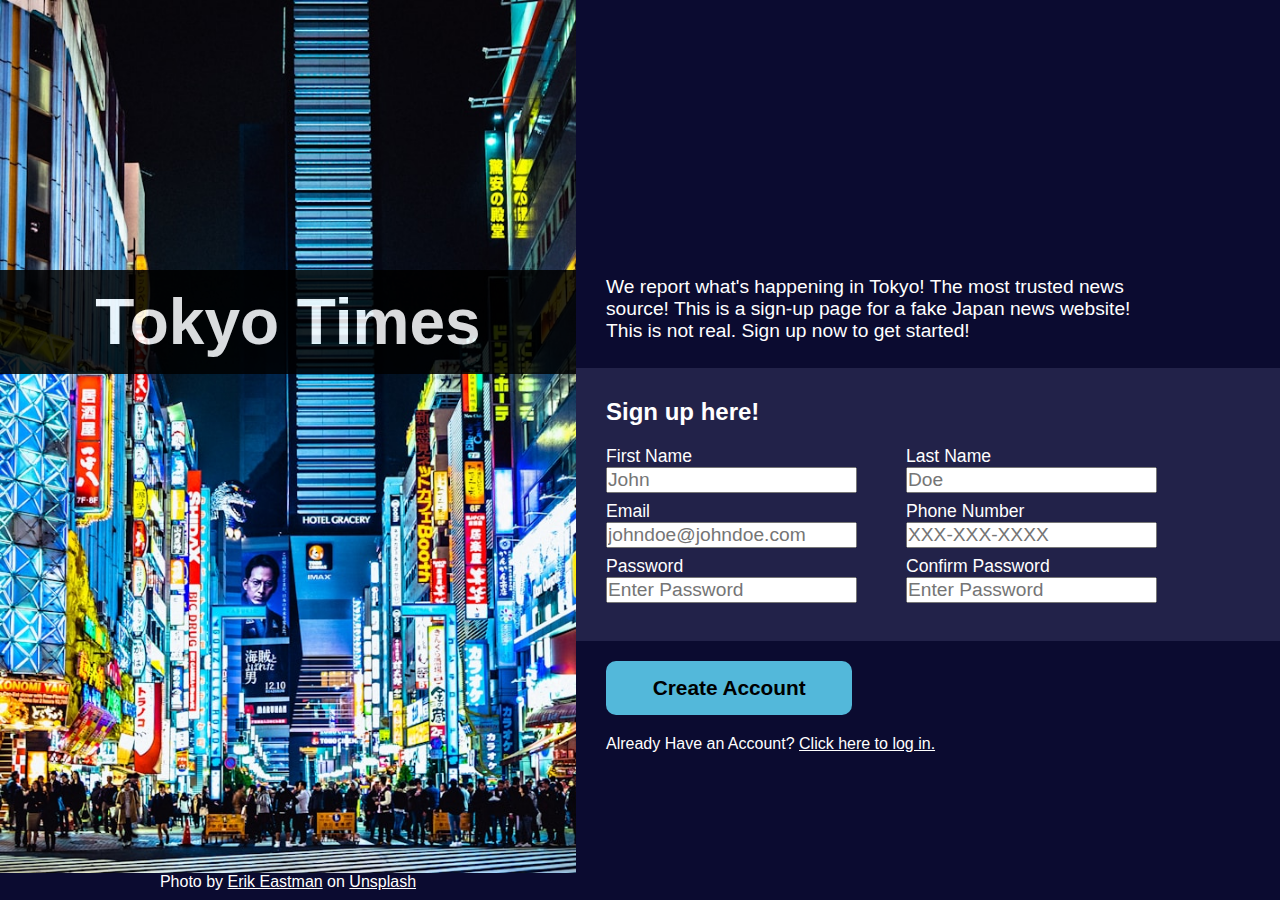
<file: index.html>
<!DOCTYPE html>
<html lang="en">
<head>
    <meta charset="UTF-8">
    <meta name="viewport" content="width=device-width, initial-scale=1.0">
    <title>Document</title>
    <link rel="stylesheet" href="style.css" />
</head>
<body>
    <div id="picture-container">
        <img src="./images/tokyo-night-lights.jpg" />
        <div>
            <h1>Tokyo Times</h1>
        </div>
        <p class="img-credit">Photo by <a href="https://unsplash.com/@erikeae" target="_blank">Erik Eastman</a> on <a href="https://unsplash.com/" target="_blank">Unsplash</a></p>
    </div>
    <div id="content-container">
        <div class="description">
            We report what's happening in Tokyo! The most trusted news source! This is a sign-up page for a fake Japan news website! This is not real. Sign up now to get started!
        </div>
        <form method="post" action="#">
                <fieldset class="dark-blue">
                    <div class="sign-up-info">
                        <h2>Sign up here!</h2>
                        <div>
                            <label for="first-name">First Name</label>
                            <input type="text" placeholder="John" required id="first-name"/>
                        </div>
                        <div>
                            <label for="last-name">Last Name</label>
                            <input type="text" placeholder="Doe" required id="last-name"/>
                        </div>
                        <div>
                            <label for="email">Email</label>
                            <input type="email" placeholder="johndoe@johndoe.com" required id="email"/>
                        </div>
                        <div>
                            <label for="phone">Phone Number</label>
                        <input type="tel" placeholder="XXX-XXX-XXXX" required id="phone"/>
                        </div>
                        <div>
                            <label for="password">Password</label>
                            <input type="password" placeholder="Enter Password" required id="password"/>
                        </div>
                        <div>
                            <label for="password-confirm"> Confirm Password</label>
                            <input type="password" placeholder="Enter Password" required id="password-confirm"/>
                        </div>
                    </div>
                </fieldset>
                <div>
                    <button type="submit">Create Account</button>
                    <p>Already Have an Account? <a href="#">Click here to log in.</a></p>
                </div>
        </form>
        
    </div>

</body>
</html>
</file>
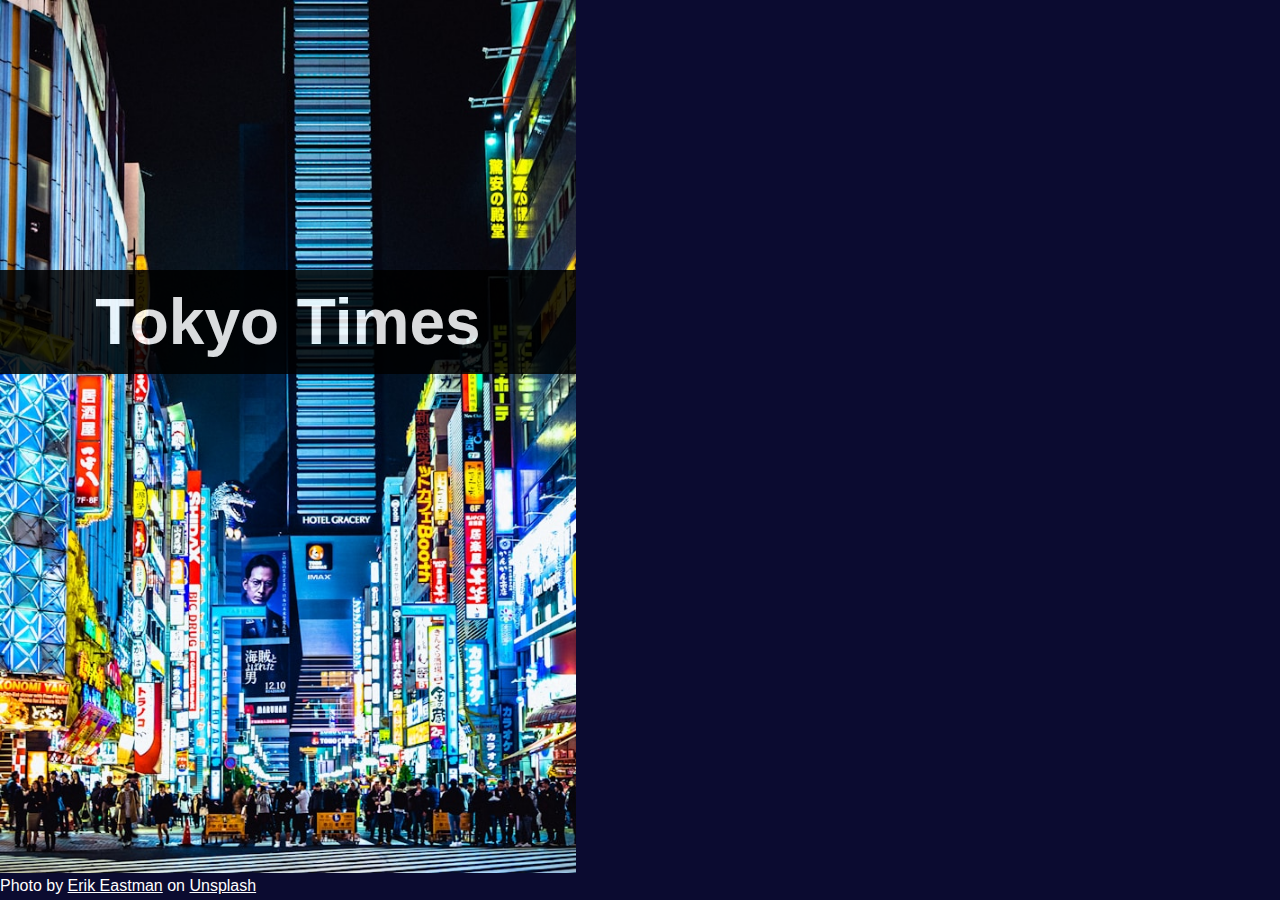
<file: sign-up.html>
<!DOCTYPE html>
<html lang="en">
<head>
    <meta charset="UTF-8">
    <meta name="viewport" content="width=device-width, initial-scale=1.0">
    <title>Document</title>
    <link rel="stylesheet" href="sign-up.css" />
</head>
<body>
    <div id="picture-container">
        <img src="./images/tokyo-night-lights.jpg" />
        <div>
            <h1>Tokyo Times</h1>
        </div>
        <p>Photo by <a href="https://unsplash.com/@erikeae" target="_blank">Erik Eastman</a> on <a href="https://unsplash.com/" target="_blank">Unsplash</a></p>
    </div>
    

</body>
</html>
</file>
<file: style.css>
:root {
    --main-color: rgb(11, 11, 48);
    --main-color-dark: rgb(5, 5, 20);
    --picture-width: clamp(350px, 45%, 600px);
    --main-color-light: rgb(34, 34, 73);
}

* {
    margin: 0;
    padding: 0;
}

body {
    background-color: var(--main-color);
    color: white;
    display: flex;
    font-family: "Noto Sans JP", "Helvetica Neue", Helvetica, Arial, sans-serif;
}

#picture-container {
    width: var(--picture-width);
    flex-shrink: 0;
    flex-grow: 0;
}

img {
    height: 97vh;
    width: 100%;
    position: relative;
}

#picture-container div {
    background-color: black;  
    position: absolute;
    top: 30vh;
    width: inherit;
    text-align: center;
    padding: 15px 0;
    font-size: 2rem;
    opacity: 0.85;
}

.img-credit {
    position: absolute;
    width: inherit;
    top: 97vh;
    text-align: center;
}

a {
    color: white;
}

a:hover {
    color: lightblue;
}

#content-container {
    display: flex;
    flex-direction: column;
    justify-content: center;
    flex-grow: 1;
}

.description {
    padding: 26px 30px;
    text-align: left;
    font-size: 1.2rem;
    width: 80%;
    margin-top: 125px;
}

.sign-up-info {
    display: flex;
    flex-wrap: wrap;
    padding: 30px;
    justify-content: flex-start;
    width: 600px;
}

.sign-up-info h2 {
    width: 100%;
    margin-bottom: 20px;
}

.sign-up-info div {
    flex: 1;
}

.sign-up-info input {
    font-size: 1.2rem;
    margin-bottom: 8px;
}

.sign-up-info label {
    font-size: 1.1rem;
    display: block;
}

.dark-blue {
    background-color: var(--main-color-light);
}

fieldset {
    border: none;
    margin-bottom: 20px;
}

button {
    font-size: 1.3rem;
    font-weight: bold;
    padding: 15px;
    border: none;
    border-radius: 10px;
    background-color: rgb(83, 184, 218);
    color: black;
    margin-left: 30px;
    margin-bottom: 20px;
    width: 35%;
    max-width: 300px;
}

button:hover {
    background-color: rgba(83, 184, 218, 0.582);
    cursor: pointer;
}

form p {
    margin-left: 30px;
}
</file>
<file: sign-up.css>
:root {
    --main-color: rgb(11, 11, 48);
    --main-color-dark: rgb(5, 5, 20);
    --picture-width: clamp(350px, 45%, 600px);
    --main-color-light: rgb(34, 34, 73);
}

* {
    margin: 0;
    padding: 0;
}

body {
    background-color: var(--main-color);
    color: white;
    display: flex;
    font-family: "Noto Sans JP", "Helvetica Neue", Helvetica, Arial, sans-serif;
}

#picture-container {
    width: var(--picture-width);
    flex-shrink: 0;
    flex-grow: 0;
}

img {
    height: 97vh;
    width: 100%;
    position: relative;
}

#picture-container div {
    background-color: black;  
    position: absolute;
    top: 30vh;
    width: inherit;
    text-align: center;
    padding: 15px 0;
    font-size: 2rem;
    opacity: 0.85;
}

.img-credit {
    position: absolute;
    width: inherit;
    top: 97vh;
    text-align: center;
}

a {
    color: white;
}

a:hover {
    color: lightblue;
}

#content-container {
    display: flex;
    flex-direction: column;
    justify-content: center;
    flex-grow: 1;
}

.description {
    padding: 26px 30px;
    text-align: left;
    font-size: 1.2rem;
    width: 80%;
    margin-top: 125px;
}

.sign-up-info {
    display: flex;
    flex-wrap: wrap;
    padding: 30px;
    justify-content: flex-start;
    width: 600px;
}

.sign-up-info h2 {
    width: 100%;
    margin-bottom: 20px;
}

.sign-up-info div {
    flex: 1;
}

.sign-up-info input {
    font-size: 1.2rem;
    margin-bottom: 8px;
}

.sign-up-info label {
    font-size: 1.1rem;
    display: block;
}

.dark-blue {
    background-color: var(--main-color-light);
}

fieldset {
    border: none;
    margin-bottom: 20px;
}

button {
    font-size: 1.3rem;
    font-weight: bold;
    padding: 15px;
    border: none;
    border-radius: 10px;
    background-color: rgb(83, 184, 218);
    color: black;
    margin-left: 30px;
    margin-bottom: 20px;
    width: 35%;
    max-width: 300px;
}

button:hover {
    background-color: rgba(83, 184, 218, 0.582);
    cursor: pointer;
}

form p {
    margin-left: 30px;
}
</file>
